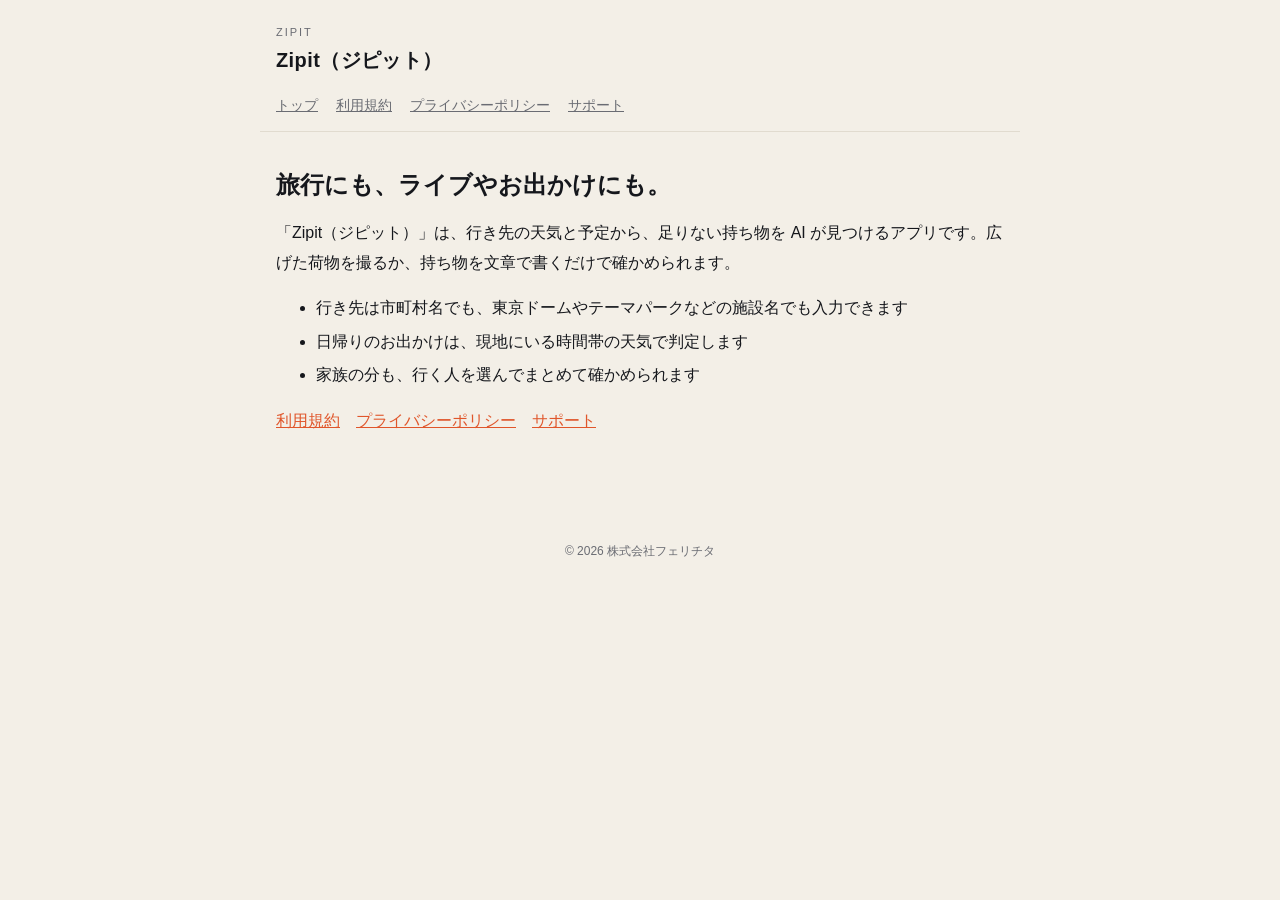
<file: index.html>
<!doctype html><html lang="ja"><head><meta charset="utf-8"><meta name="viewport" content="width=device-width,initial-scale=1">
<title>Zipit（ジピット）</title><link rel="stylesheet" href="style.css"></head><body>
<header><small>ZIPIT</small><a href="index.html">Zipit（ジピット）</a></header>
<nav><a href="index.html">トップ</a><a href="terms.html">利用規約</a><a href="privacy.html">プライバシーポリシー</a><a href="support.html">サポート</a></nav>
<main><h1>旅行にも、ライブやお出かけにも。</h1>
<p>「Zipit（ジピット）」は、行き先の天気と予定から、足りない持ち物を AI が見つけるアプリです。広げた荷物を撮るか、持ち物を文章で書くだけで確かめられます。</p>
<ul>
<li>行き先は市町村名でも、東京ドームやテーマパークなどの施設名でも入力できます</li>
<li>日帰りのお出かけは、現地にいる時間帯の天気で判定します</li>
<li>家族の分も、行く人を選んでまとめて確かめられます</li>
</ul>
<p><a href="terms.html">利用規約</a>　<a href="privacy.html">プライバシーポリシー</a>　<a href="support.html">サポート</a></p>
</main>
<footer>© 2026 株式会社フェリチタ</footer></body></html>
</file>
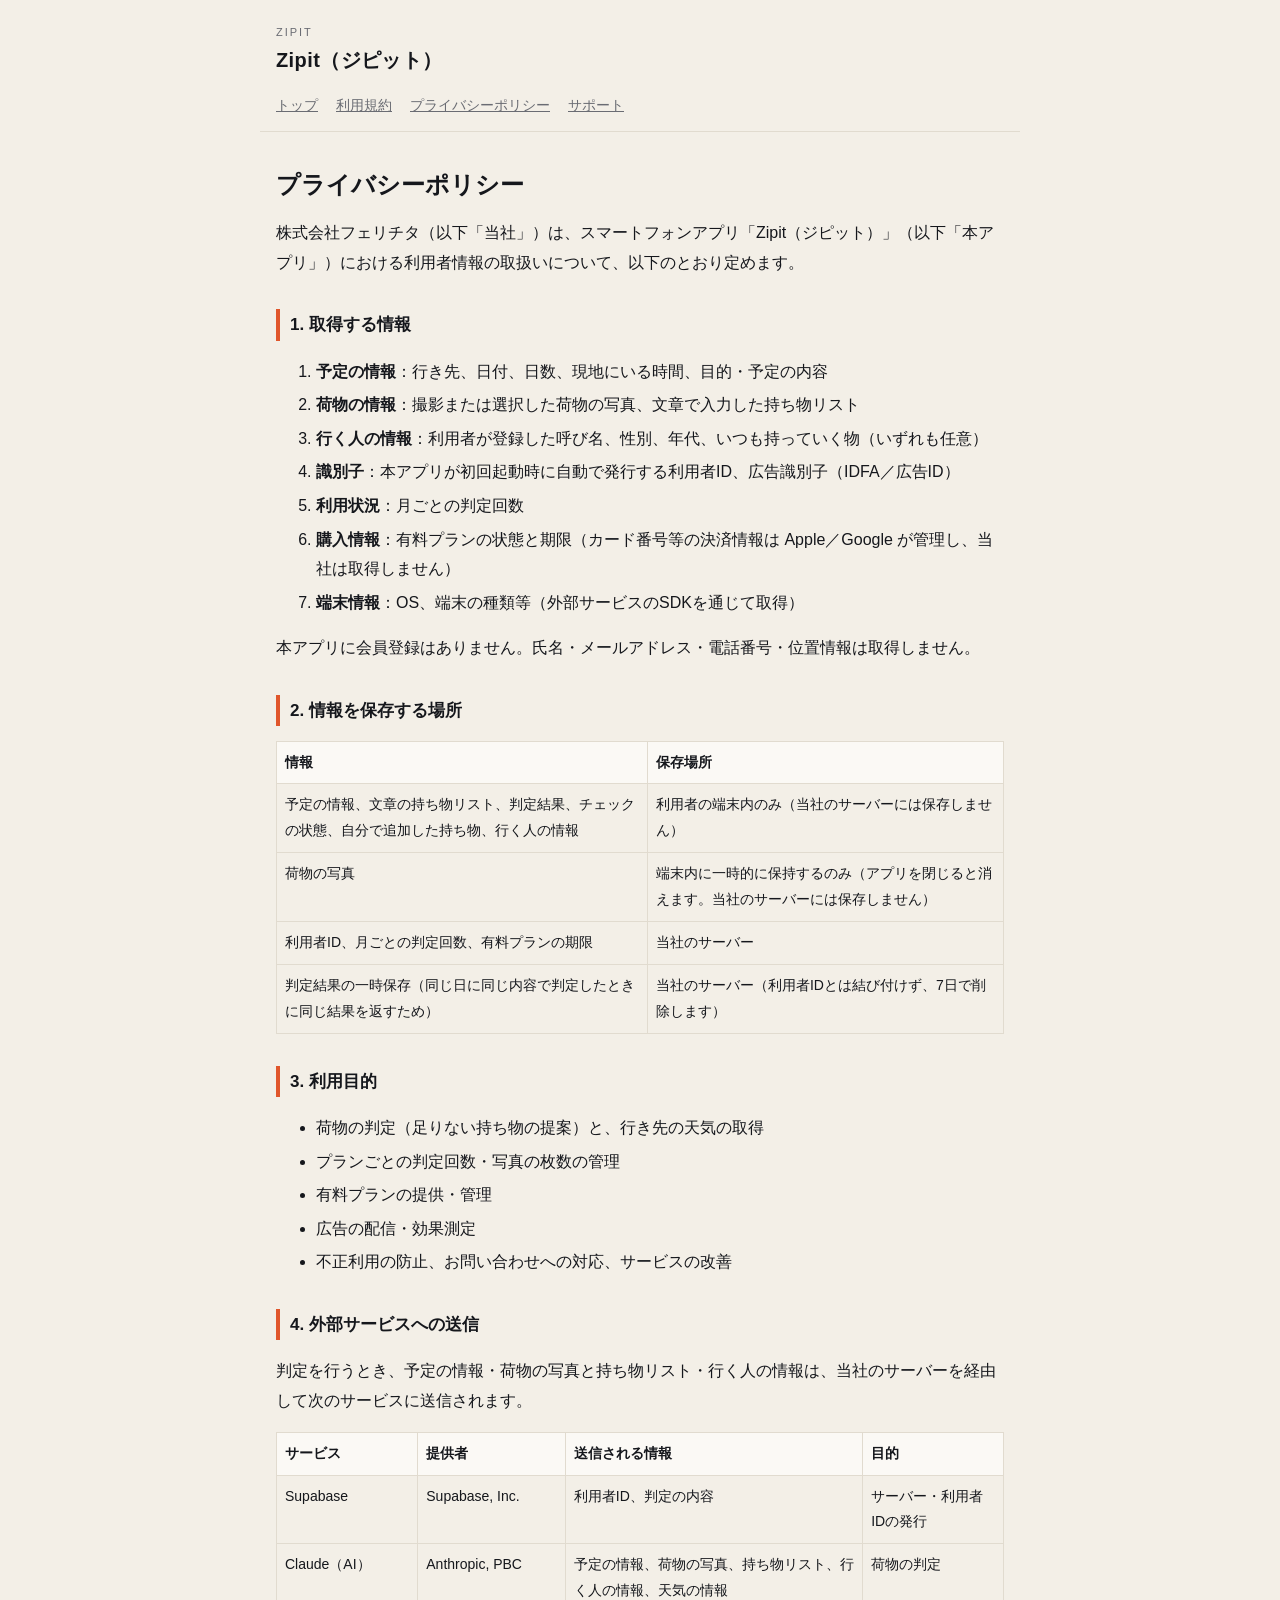
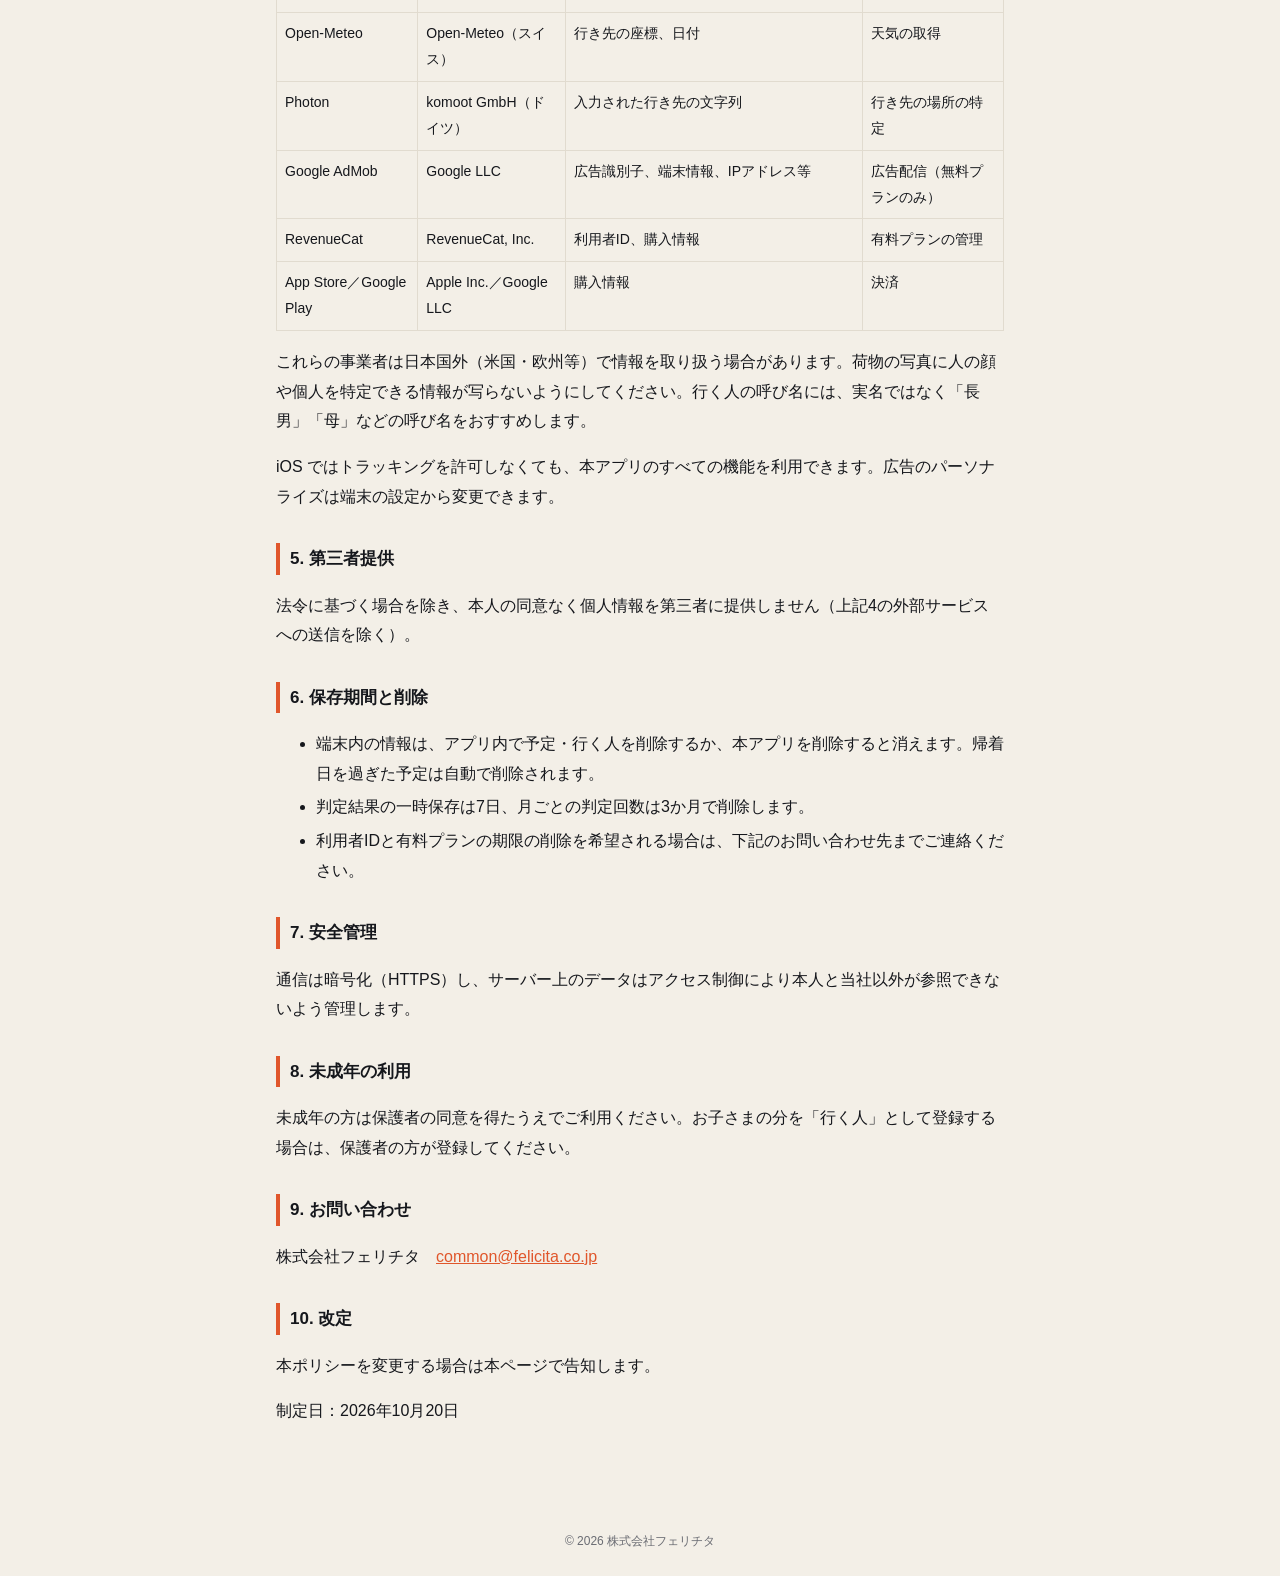
<file: privacy.html>
<!doctype html><html lang="ja"><head><meta charset="utf-8"><meta name="viewport" content="width=device-width,initial-scale=1">
<title>プライバシーポリシー｜Zipit（ジピット）</title><link rel="stylesheet" href="style.css"></head><body>
<header><small>ZIPIT</small><a href="index.html">Zipit（ジピット）</a></header>
<nav><a href="index.html">トップ</a><a href="terms.html">利用規約</a><a href="privacy.html">プライバシーポリシー</a><a href="support.html">サポート</a></nav>
<main><h1>プライバシーポリシー</h1>
<p>株式会社フェリチタ（以下「当社」）は、スマートフォンアプリ「Zipit（ジピット）」（以下「本アプリ」）における利用者情報の取扱いについて、以下のとおり定めます。</p>

<h2>1. 取得する情報</h2>
<ol>
<li><b>予定の情報</b>：行き先、日付、日数、現地にいる時間、目的・予定の内容</li>
<li><b>荷物の情報</b>：撮影または選択した荷物の写真、文章で入力した持ち物リスト</li>
<li><b>行く人の情報</b>：利用者が登録した呼び名、性別、年代、いつも持っていく物（いずれも任意）</li>
<li><b>識別子</b>：本アプリが初回起動時に自動で発行する利用者ID、広告識別子（IDFA／広告ID）</li>
<li><b>利用状況</b>：月ごとの判定回数</li>
<li><b>購入情報</b>：有料プランの状態と期限（カード番号等の決済情報は Apple／Google が管理し、当社は取得しません）</li>
<li><b>端末情報</b>：OS、端末の種類等（外部サービスのSDKを通じて取得）</li>
</ol>
<p>本アプリに会員登録はありません。氏名・メールアドレス・電話番号・位置情報は取得しません。</p>

<h2>2. 情報を保存する場所</h2>
<table>
<tr><th>情報</th><th>保存場所</th></tr>
<tr><td>予定の情報、文章の持ち物リスト、判定結果、チェックの状態、自分で追加した持ち物、行く人の情報</td><td>利用者の端末内のみ（当社のサーバーには保存しません）</td></tr>
<tr><td>荷物の写真</td><td>端末内に一時的に保持するのみ（アプリを閉じると消えます。当社のサーバーには保存しません）</td></tr>
<tr><td>利用者ID、月ごとの判定回数、有料プランの期限</td><td>当社のサーバー</td></tr>
<tr><td>判定結果の一時保存（同じ日に同じ内容で判定したときに同じ結果を返すため）</td><td>当社のサーバー（利用者IDとは結び付けず、7日で削除します）</td></tr>
</table>

<h2>3. 利用目的</h2>
<ul>
<li>荷物の判定（足りない持ち物の提案）と、行き先の天気の取得</li>
<li>プランごとの判定回数・写真の枚数の管理</li>
<li>有料プランの提供・管理</li>
<li>広告の配信・効果測定</li>
<li>不正利用の防止、お問い合わせへの対応、サービスの改善</li>
</ul>

<h2>4. 外部サービスへの送信</h2>
<p>判定を行うとき、予定の情報・荷物の写真と持ち物リスト・行く人の情報は、当社のサーバーを経由して次のサービスに送信されます。</p>
<table>
<tr><th>サービス</th><th>提供者</th><th>送信される情報</th><th>目的</th></tr>
<tr><td>Supabase</td><td>Supabase, Inc.</td><td>利用者ID、判定の内容</td><td>サーバー・利用者IDの発行</td></tr>
<tr><td>Claude（AI）</td><td>Anthropic, PBC</td><td>予定の情報、荷物の写真、持ち物リスト、行く人の情報、天気の情報</td><td>荷物の判定</td></tr>
<tr><td>Open-Meteo</td><td>Open-Meteo（スイス）</td><td>行き先の座標、日付</td><td>天気の取得</td></tr>
<tr><td>Photon</td><td>komoot GmbH（ドイツ）</td><td>入力された行き先の文字列</td><td>行き先の場所の特定</td></tr>
<tr><td>Google AdMob</td><td>Google LLC</td><td>広告識別子、端末情報、IPアドレス等</td><td>広告配信（無料プランのみ）</td></tr>
<tr><td>RevenueCat</td><td>RevenueCat, Inc.</td><td>利用者ID、購入情報</td><td>有料プランの管理</td></tr>
<tr><td>App Store／Google Play</td><td>Apple Inc.／Google LLC</td><td>購入情報</td><td>決済</td></tr>
</table>
<p>これらの事業者は日本国外（米国・欧州等）で情報を取り扱う場合があります。荷物の写真に人の顔や個人を特定できる情報が写らないようにしてください。行く人の呼び名には、実名ではなく「長男」「母」などの呼び名をおすすめします。</p>
<p>iOS ではトラッキングを許可しなくても、本アプリのすべての機能を利用できます。広告のパーソナライズは端末の設定から変更できます。</p>

<h2>5. 第三者提供</h2>
<p>法令に基づく場合を除き、本人の同意なく個人情報を第三者に提供しません（上記4の外部サービスへの送信を除く）。</p>

<h2>6. 保存期間と削除</h2>
<ul>
<li>端末内の情報は、アプリ内で予定・行く人を削除するか、本アプリを削除すると消えます。帰着日を過ぎた予定は自動で削除されます。</li>
<li>判定結果の一時保存は7日、月ごとの判定回数は3か月で削除します。</li>
<li>利用者IDと有料プランの期限の削除を希望される場合は、下記のお問い合わせ先までご連絡ください。</li>
</ul>

<h2>7. 安全管理</h2>
<p>通信は暗号化（HTTPS）し、サーバー上のデータはアクセス制御により本人と当社以外が参照できないよう管理します。</p>

<h2>8. 未成年の利用</h2>
<p>未成年の方は保護者の同意を得たうえでご利用ください。お子さまの分を「行く人」として登録する場合は、保護者の方が登録してください。</p>

<h2>9. お問い合わせ</h2>
<p>株式会社フェリチタ　<a href="mailto:common@felicita.co.jp">common@felicita.co.jp</a></p>

<h2>10. 改定</h2>
<p>本ポリシーを変更する場合は本ページで告知します。</p>
<p>制定日：2026年10月20日</p>
</main>
<footer>© 2026 株式会社フェリチタ</footer></body></html>
</file>
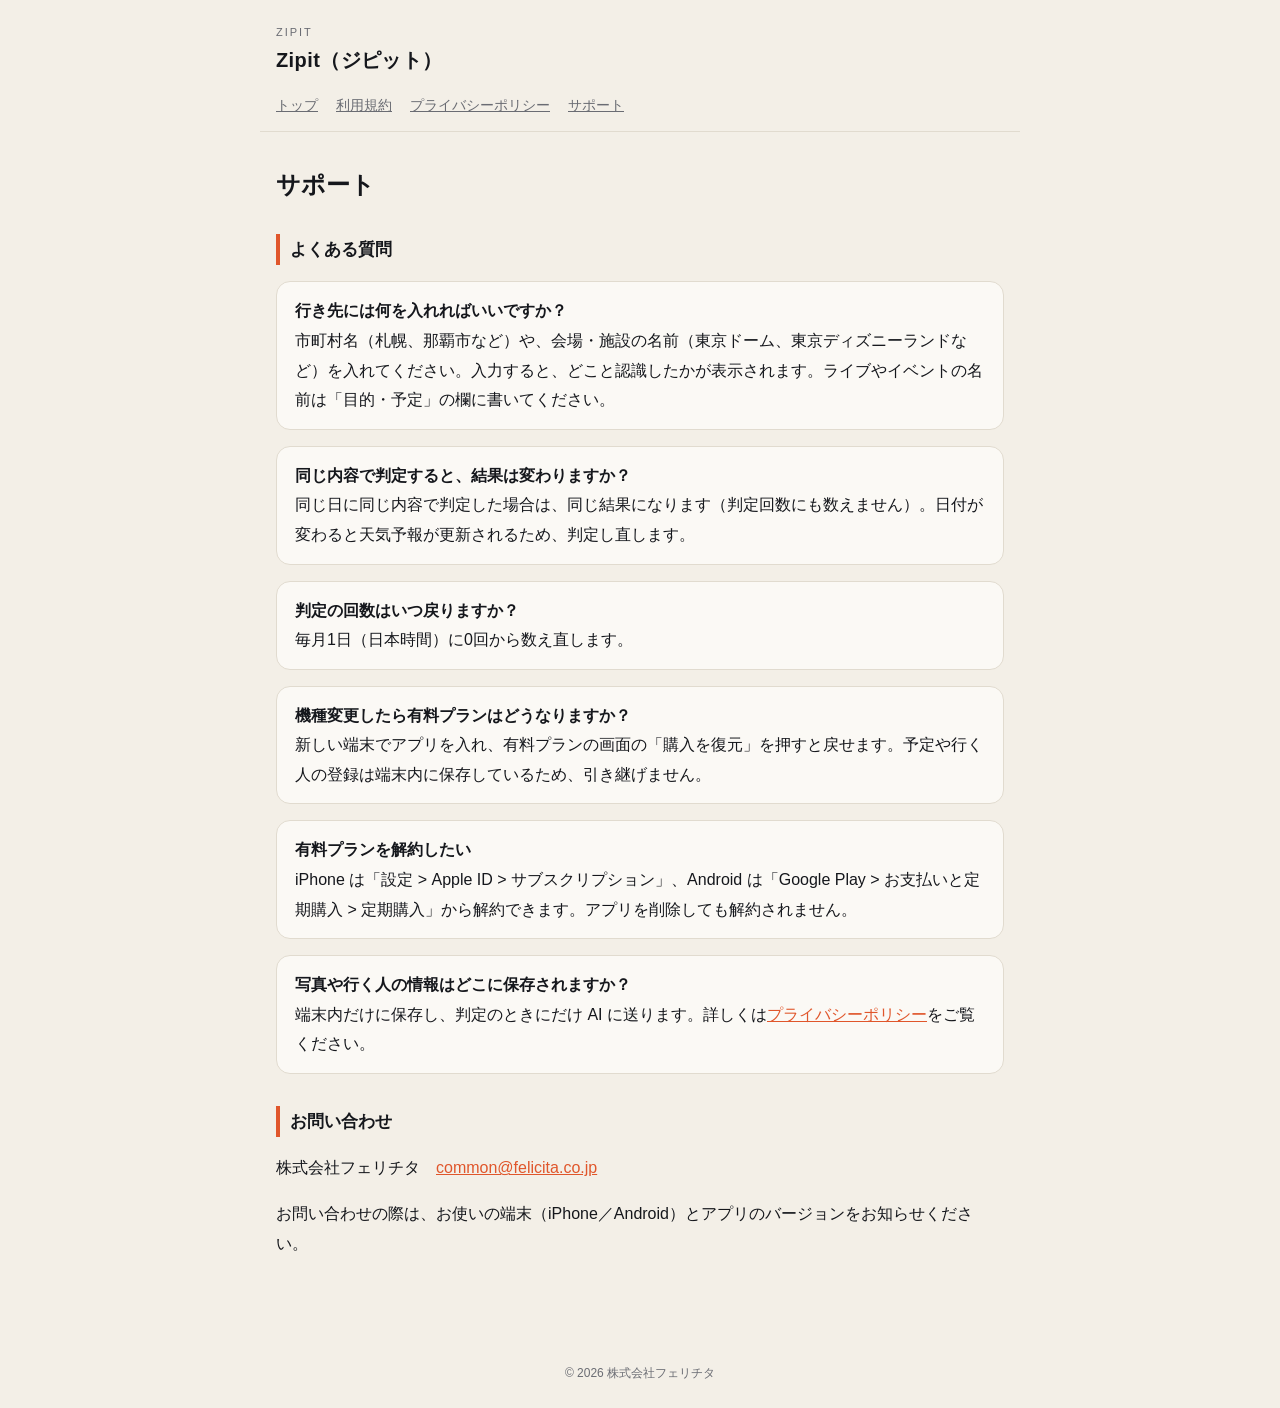
<file: support.html>
<!doctype html><html lang="ja"><head><meta charset="utf-8"><meta name="viewport" content="width=device-width,initial-scale=1">
<title>サポート｜Zipit（ジピット）</title><link rel="stylesheet" href="style.css"></head><body>
<header><small>ZIPIT</small><a href="index.html">Zipit（ジピット）</a></header>
<nav><a href="index.html">トップ</a><a href="terms.html">利用規約</a><a href="privacy.html">プライバシーポリシー</a><a href="support.html">サポート</a></nav>
<main><h1>サポート</h1>

<h2>よくある質問</h2>
<div class="card"><b>行き先には何を入れればいいですか？</b><br>市町村名（札幌、那覇市など）や、会場・施設の名前（東京ドーム、東京ディズニーランドなど）を入れてください。入力すると、どこと認識したかが表示されます。ライブやイベントの名前は「目的・予定」の欄に書いてください。</div>
<div class="card"><b>同じ内容で判定すると、結果は変わりますか？</b><br>同じ日に同じ内容で判定した場合は、同じ結果になります（判定回数にも数えません）。日付が変わると天気予報が更新されるため、判定し直します。</div>
<div class="card"><b>判定の回数はいつ戻りますか？</b><br>毎月1日（日本時間）に0回から数え直します。</div>
<div class="card"><b>機種変更したら有料プランはどうなりますか？</b><br>新しい端末でアプリを入れ、有料プランの画面の「購入を復元」を押すと戻せます。予定や行く人の登録は端末内に保存しているため、引き継げません。</div>
<div class="card"><b>有料プランを解約したい</b><br>iPhone は「設定 &gt; Apple ID &gt; サブスクリプション」、Android は「Google Play &gt; お支払いと定期購入 &gt; 定期購入」から解約できます。アプリを削除しても解約されません。</div>
<div class="card"><b>写真や行く人の情報はどこに保存されますか？</b><br>端末内だけに保存し、判定のときにだけ AI に送ります。詳しくは<a href="privacy.html">プライバシーポリシー</a>をご覧ください。</div>

<h2>お問い合わせ</h2>
<p>株式会社フェリチタ　<a href="mailto:common@felicita.co.jp">common@felicita.co.jp</a></p>
<p>お問い合わせの際は、お使いの端末（iPhone／Android）とアプリのバージョンをお知らせください。</p>
</main>
<footer>© 2026 株式会社フェリチタ</footer></body></html>
</file>
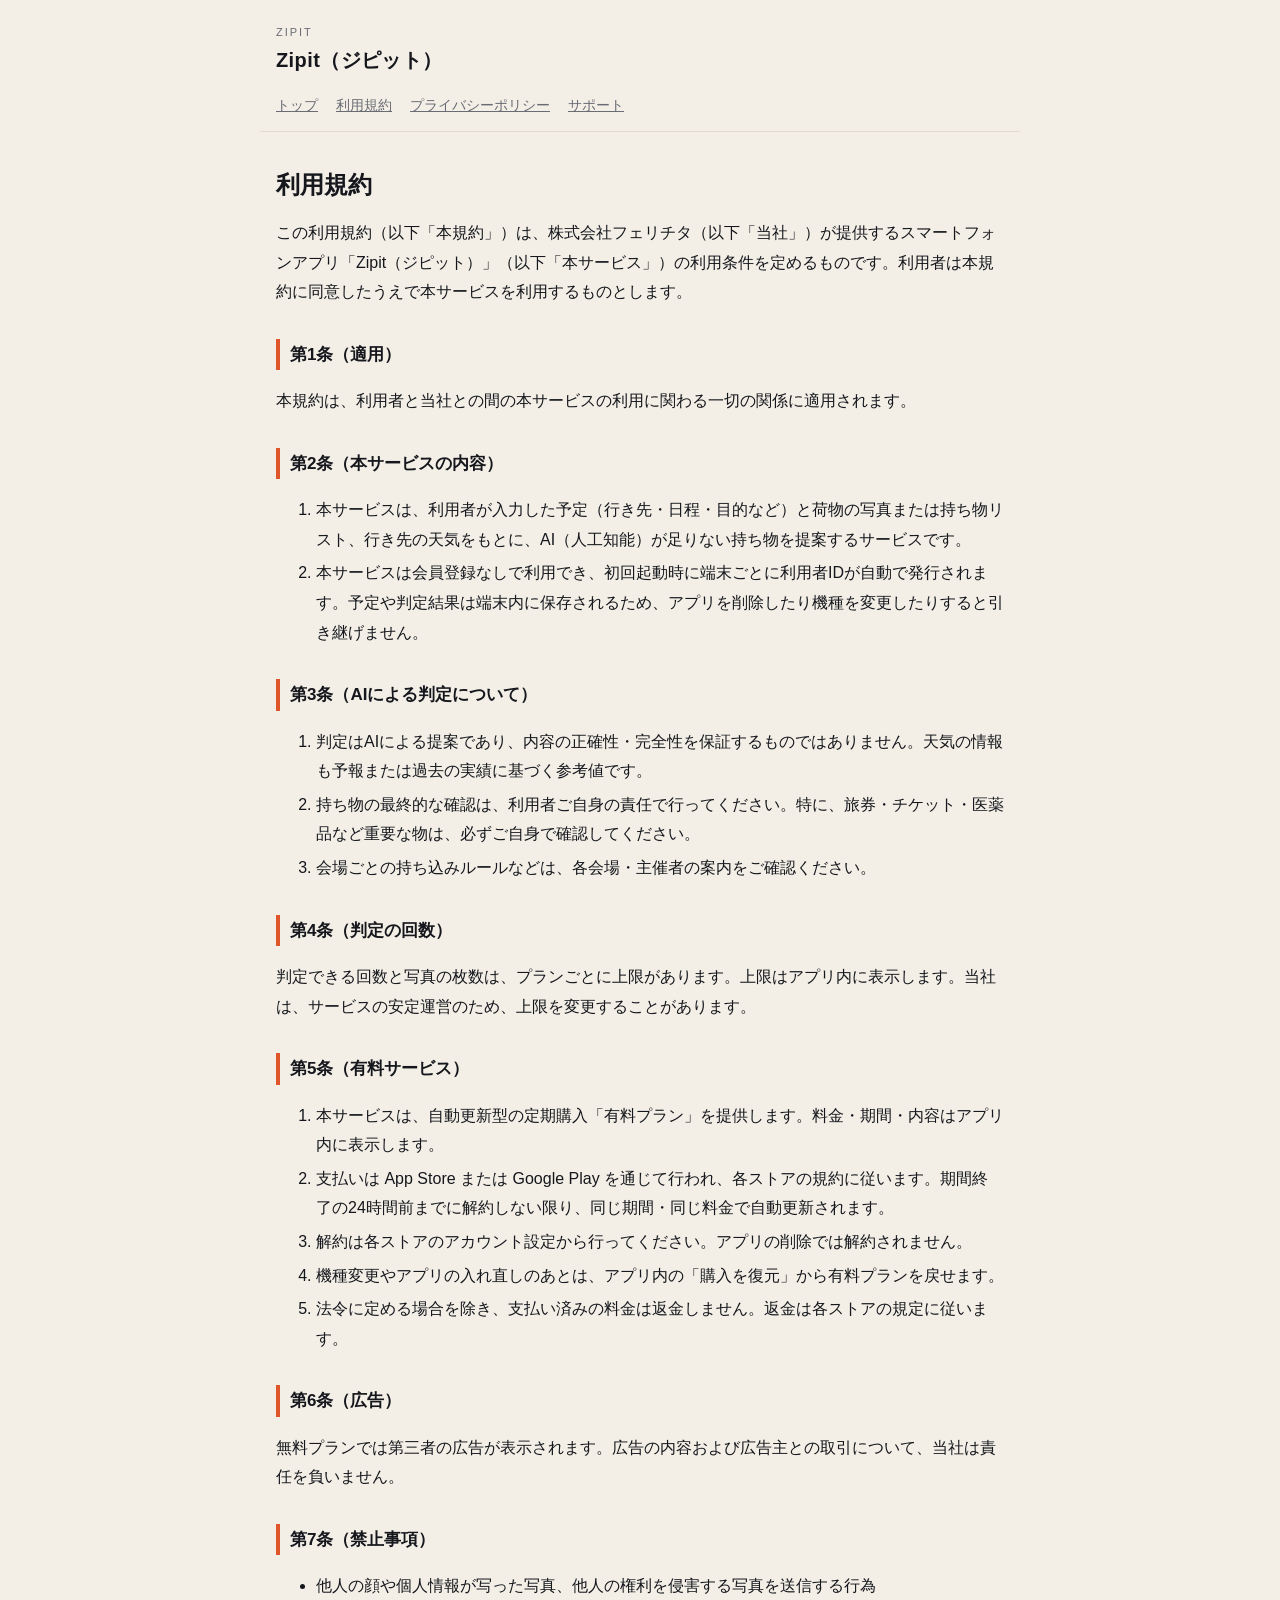
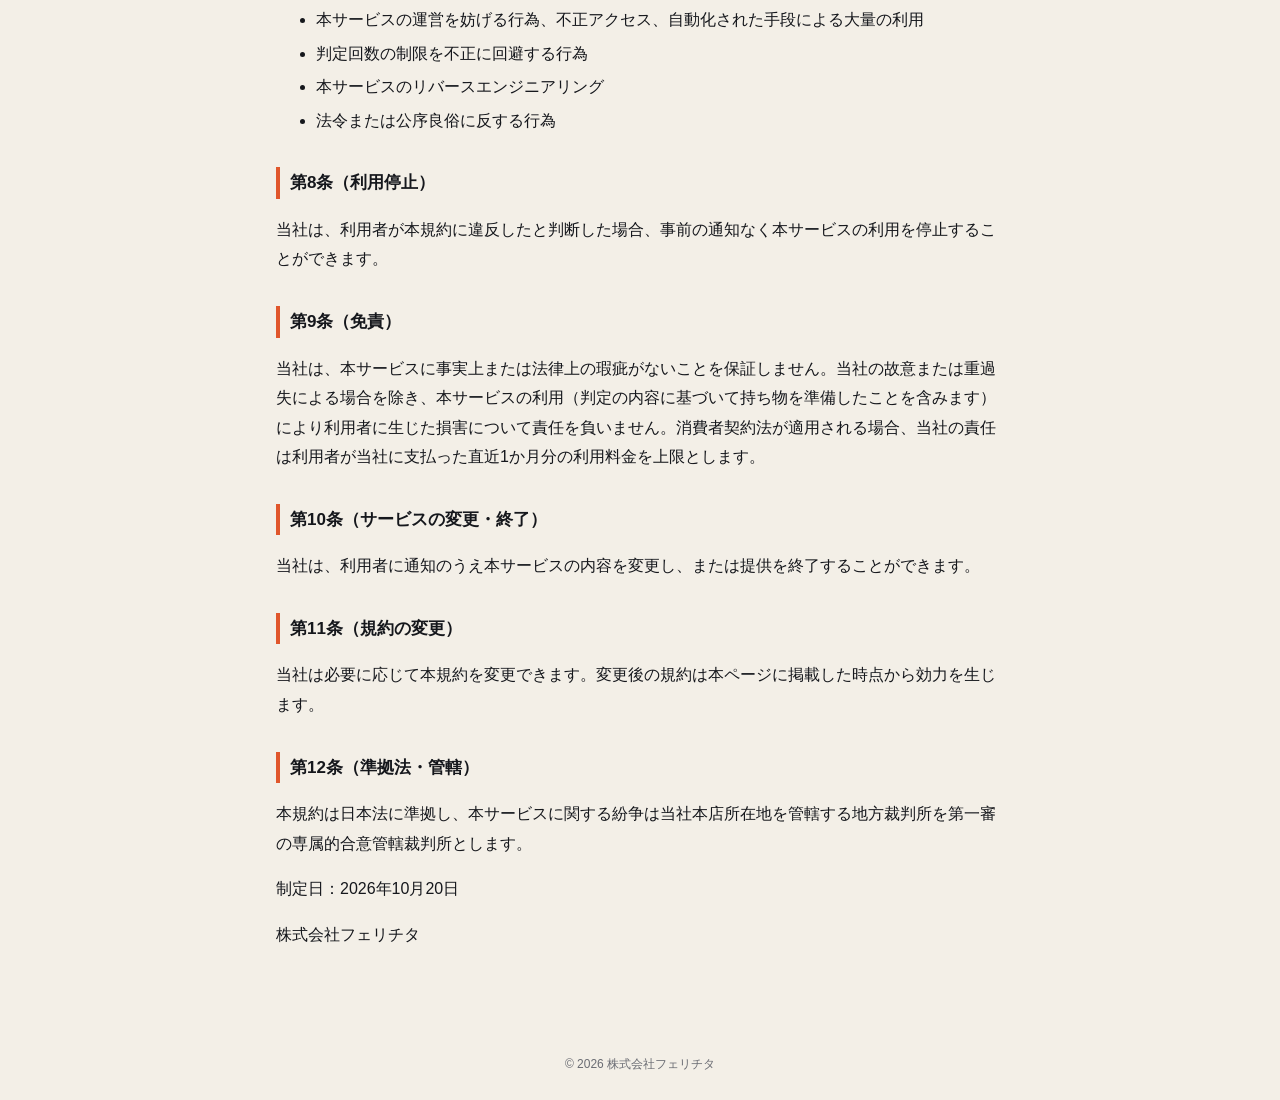
<file: terms.html>
<!doctype html><html lang="ja"><head><meta charset="utf-8"><meta name="viewport" content="width=device-width,initial-scale=1">
<title>利用規約｜Zipit（ジピット）</title><link rel="stylesheet" href="style.css"></head><body>
<header><small>ZIPIT</small><a href="index.html">Zipit（ジピット）</a></header>
<nav><a href="index.html">トップ</a><a href="terms.html">利用規約</a><a href="privacy.html">プライバシーポリシー</a><a href="support.html">サポート</a></nav>
<main><h1>利用規約</h1>
<p>この利用規約（以下「本規約」）は、株式会社フェリチタ（以下「当社」）が提供するスマートフォンアプリ「Zipit（ジピット）」（以下「本サービス」）の利用条件を定めるものです。利用者は本規約に同意したうえで本サービスを利用するものとします。</p>

<h2>第1条（適用）</h2>
<p>本規約は、利用者と当社との間の本サービスの利用に関わる一切の関係に適用されます。</p>

<h2>第2条（本サービスの内容）</h2>
<ol>
<li>本サービスは、利用者が入力した予定（行き先・日程・目的など）と荷物の写真または持ち物リスト、行き先の天気をもとに、AI（人工知能）が足りない持ち物を提案するサービスです。</li>
<li>本サービスは会員登録なしで利用でき、初回起動時に端末ごとに利用者IDが自動で発行されます。予定や判定結果は端末内に保存されるため、アプリを削除したり機種を変更したりすると引き継げません。</li>
</ol>

<h2>第3条（AIによる判定について）</h2>
<ol>
<li>判定はAIによる提案であり、内容の正確性・完全性を保証するものではありません。天気の情報も予報または過去の実績に基づく参考値です。</li>
<li>持ち物の最終的な確認は、利用者ご自身の責任で行ってください。特に、旅券・チケット・医薬品など重要な物は、必ずご自身で確認してください。</li>
<li>会場ごとの持ち込みルールなどは、各会場・主催者の案内をご確認ください。</li>
</ol>

<h2>第4条（判定の回数）</h2>
<p>判定できる回数と写真の枚数は、プランごとに上限があります。上限はアプリ内に表示します。当社は、サービスの安定運営のため、上限を変更することがあります。</p>

<h2>第5条（有料サービス）</h2>
<ol>
<li>本サービスは、自動更新型の定期購入「有料プラン」を提供します。料金・期間・内容はアプリ内に表示します。</li>
<li>支払いは App Store または Google Play を通じて行われ、各ストアの規約に従います。期間終了の24時間前までに解約しない限り、同じ期間・同じ料金で自動更新されます。</li>
<li>解約は各ストアのアカウント設定から行ってください。アプリの削除では解約されません。</li>
<li>機種変更やアプリの入れ直しのあとは、アプリ内の「購入を復元」から有料プランを戻せます。</li>
<li>法令に定める場合を除き、支払い済みの料金は返金しません。返金は各ストアの規定に従います。</li>
</ol>

<h2>第6条（広告）</h2>
<p>無料プランでは第三者の広告が表示されます。広告の内容および広告主との取引について、当社は責任を負いません。</p>

<h2>第7条（禁止事項）</h2>
<ul>
<li>他人の顔や個人情報が写った写真、他人の権利を侵害する写真を送信する行為</li>
<li>本サービスの運営を妨げる行為、不正アクセス、自動化された手段による大量の利用</li>
<li>判定回数の制限を不正に回避する行為</li>
<li>本サービスのリバースエンジニアリング</li>
<li>法令または公序良俗に反する行為</li>
</ul>

<h2>第8条（利用停止）</h2>
<p>当社は、利用者が本規約に違反したと判断した場合、事前の通知なく本サービスの利用を停止することができます。</p>

<h2>第9条（免責）</h2>
<p>当社は、本サービスに事実上または法律上の瑕疵がないことを保証しません。当社の故意または重過失による場合を除き、本サービスの利用（判定の内容に基づいて持ち物を準備したことを含みます）により利用者に生じた損害について責任を負いません。消費者契約法が適用される場合、当社の責任は利用者が当社に支払った直近1か月分の利用料金を上限とします。</p>

<h2>第10条（サービスの変更・終了）</h2>
<p>当社は、利用者に通知のうえ本サービスの内容を変更し、または提供を終了することができます。</p>

<h2>第11条（規約の変更）</h2>
<p>当社は必要に応じて本規約を変更できます。変更後の規約は本ページに掲載した時点から効力を生じます。</p>

<h2>第12条（準拠法・管轄）</h2>
<p>本規約は日本法に準拠し、本サービスに関する紛争は当社本店所在地を管轄する地方裁判所を第一審の専属的合意管轄裁判所とします。</p>

<p>制定日：2026年10月20日</p>
<p>株式会社フェリチタ</p>
</main>
<footer>© 2026 株式会社フェリチタ</footer></body></html>
</file>
<file: style.css>
:root{--bg:#F3EFE7;--fg:#15171C;--sub:#6A6C73;--pri:#E0562B;--card:#FBF9F5;--line:#E1DBCF}
@media (prefers-color-scheme:dark){:root{--bg:#15171C;--fg:#F3EFE7;--sub:#A3A29C;--card:#1F2128;--line:#2E3038}}
*{box-sizing:border-box}
body{margin:0;background:var(--bg);color:var(--fg);font:16px/1.85 -apple-system,BlinkMacSystemFont,"Hiragino Sans","Noto Sans JP",sans-serif}
header{padding:22px 16px 8px;max-width:760px;margin:0 auto}
header a{color:var(--fg);text-decoration:none;font-weight:800;font-size:20px;letter-spacing:.02em}
header small{display:block;color:var(--sub);font-size:11px;letter-spacing:.18em}
nav{display:flex;gap:18px;flex-wrap:wrap;padding:6px 16px 12px;max-width:760px;margin:0 auto;border-bottom:1px solid var(--line);font-size:14px}
nav a{color:var(--sub)}
main{max-width:760px;margin:0 auto;padding:20px 16px 64px}
h1{font-size:24px;line-height:1.4}
h2{font-size:17px;margin-top:32px;border-left:4px solid var(--pri);padding-left:10px}
table{border-collapse:collapse;width:100%;font-size:14px;margin:12px 0}
td,th{border:1px solid var(--line);padding:8px;text-align:left;vertical-align:top}
th{background:var(--card)}
.card{background:var(--card);border:1px solid var(--line);border-radius:14px;padding:14px 18px;margin:16px 0}
footer{text-align:center;color:var(--sub);font-size:12px;padding:24px}
a{color:var(--pri)}
ol li,ul li{margin:4px 0}
</file>
